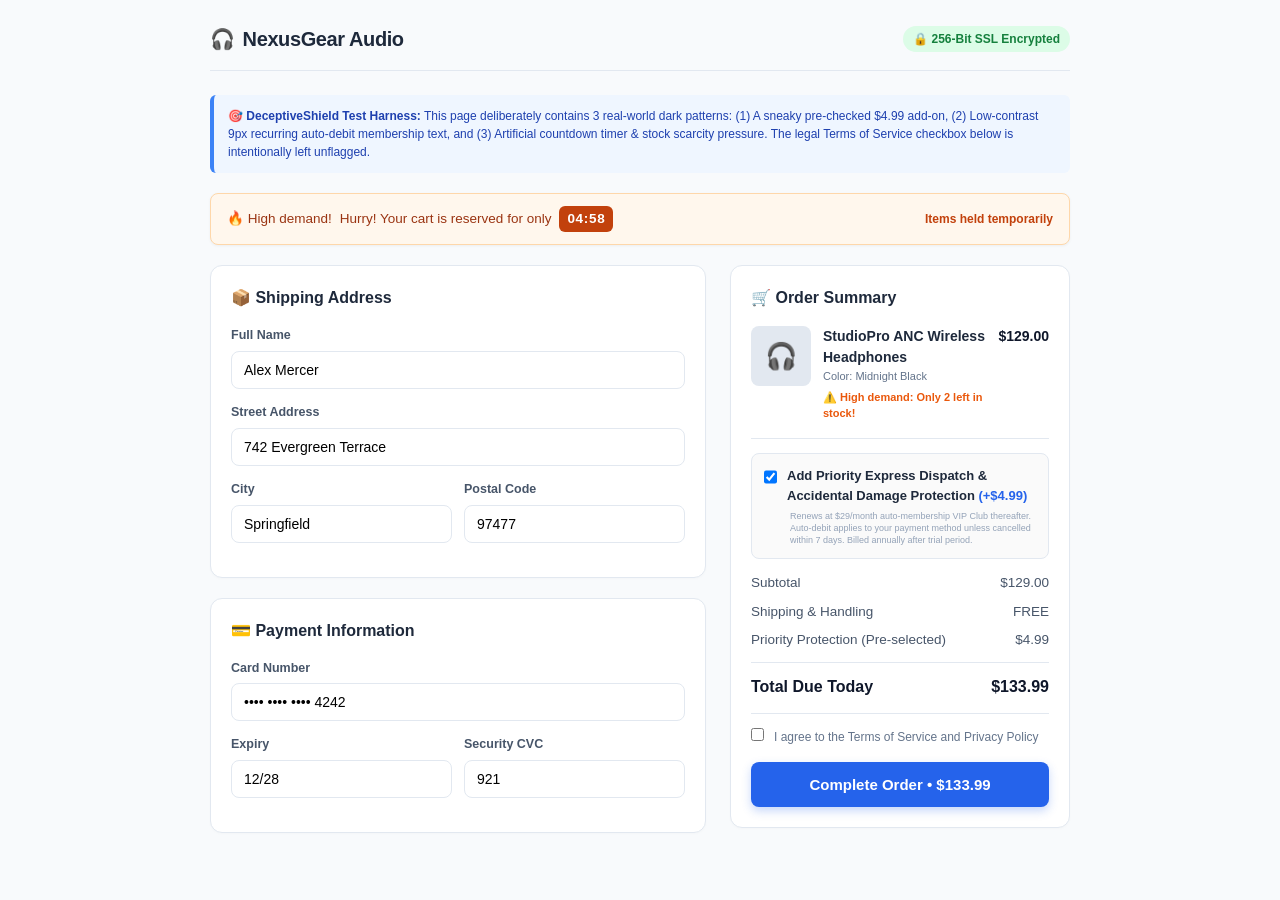
<file: public/dummy_checkout.html>
<!DOCTYPE html>
<html lang="en">
<head>
  <meta charset="UTF-8" />
  <meta name="viewport" content="width=device-width, initial-scale=1.0" />
  <title>NexusGear Audio • Secure Checkout</title>
  <style>
    :root {
      --primary: #2563eb;
      --primary-hover: #1d4ed8;
      --text-dark: #0f172a;
      --text-muted: #64748b;
      --border: #e2e8f0;
      --bg: #f8fafc;
      --card-bg: #ffffff;
    }

    * {
      box-sizing: border-box;
      margin: 0;
      padding: 0;
      font-family: -apple-system, BlinkMacSystemFont, "Segoe UI", Roboto, Helvetica, Arial, sans-serif;
    }

    body {
      background-color: var(--bg);
      color: var(--text-dark);
      padding: 24px 16px;
      line-height: 1.5;
    }

    .checkout-container {
      max-width: 860px;
      margin: 0 auto;
    }

    /* Urgency Banner */
    .urgency-banner {
      background: #fff7ed;
      border: 1px solid #fed7aa;
      border-radius: 8px;
      padding: 12px 16px;
      display: flex;
      align-items: center;
      justify-content: space-between;
      margin-bottom: 20px;
      box-shadow: 0 1px 3px rgba(0,0,0,0.05);
    }

    .urgency-text {
      display: flex;
      align-items: center;
      gap: 8px;
      font-size: 13.5px;
      color: #9a3412;
      font-weight: 500;
    }

    .timer-badge {
      background: #c2410c;
      color: #ffffff;
      padding: 3px 8px;
      border-radius: 6px;
      font-weight: 700;
      font-variant-numeric: tabular-nums;
      letter-spacing: 0.05em;
    }

    .header-nav {
      display: flex;
      align-items: center;
      justify-content: space-between;
      margin-bottom: 24px;
      padding-bottom: 16px;
      border-bottom: 1px solid var(--border);
    }

    .store-brand {
      display: flex;
      align-items: center;
      gap: 8px;
      font-size: 20px;
      font-weight: 800;
      letter-spacing: -0.02em;
      color: #1e293b;
    }

    .secure-badge {
      display: inline-flex;
      align-items: center;
      gap: 6px;
      font-size: 12px;
      font-weight: 600;
      color: #15803d;
      background: #dcfce7;
      padding: 4px 10px;
      border-radius: 9999px;
    }

    .layout-grid {
      display: grid;
      grid-template-columns: 1fr 340px;
      gap: 24px;
    }

    @media (max-width: 768px) {
      .layout-grid {
        grid-template-columns: 1fr;
      }
    }

    .card {
      background: var(--card-bg);
      border: 1px solid var(--border);
      border-radius: 12px;
      padding: 20px;
      margin-bottom: 20px;
      box-shadow: 0 1px 3px rgba(0,0,0,0.02);
    }

    .card-title {
      font-size: 16px;
      font-weight: 700;
      margin-bottom: 16px;
      color: #1e293b;
      display: flex;
      align-items: center;
      gap: 8px;
    }

    .form-group {
      margin-bottom: 14px;
    }

    .form-label {
      display: block;
      font-size: 12.5px;
      font-weight: 600;
      color: #475569;
      margin-bottom: 6px;
    }

    .form-input {
      width: 100%;
      padding: 10px 12px;
      border: 1px solid var(--border);
      border-radius: 8px;
      font-size: 14px;
      outline: none;
      transition: border-color 0.2s;
    }

    .form-input:focus {
      border-color: var(--primary);
    }

    .input-row {
      display: grid;
      grid-template-columns: 1fr 1fr;
      gap: 12px;
    }

    /* Order Summary Items */
    .cart-item {
      display: flex;
      gap: 12px;
      padding-bottom: 14px;
      border-bottom: 1px solid var(--border);
      margin-bottom: 14px;
    }

    .item-img {
      width: 60px;
      height: 60px;
      background: #e2e8f0;
      border-radius: 8px;
      display: flex;
      align-items: center;
      justify-content: center;
      font-size: 26px;
    }

    .item-details {
      flex: 1;
    }

    .item-name {
      font-size: 14px;
      font-weight: 600;
      color: #1e293b;
    }

    .item-sku {
      font-size: 11px;
      color: var(--text-muted);
    }

    .scarcity-tag {
      display: inline-block;
      font-size: 11px;
      font-weight: 600;
      color: #ea580c;
      margin-top: 4px;
    }

    .item-price {
      font-size: 14px;
      font-weight: 700;
      color: #0f172a;
    }

    /* Dark Pattern Checkbox Container */
    .sneaky-addon-box {
      background: #fafafa;
      border: 1px solid #e2e8f0;
      border-radius: 8px;
      padding: 12px;
      margin-bottom: 14px;
      transition: border 0.2s;
    }

    .checkbox-label {
      display: flex;
      align-items: flex-start;
      gap: 10px;
      cursor: pointer;
      font-size: 13px;
      font-weight: 500;
      color: #1e293b;
    }

    .checkbox-label input[type="checkbox"] {
      margin-top: 3px;
      width: 16px;
      height: 16px;
      cursor: pointer;
    }

    /* Deceptive Hidden Recurring Fine Print */
    .deceptive-fine-print {
      font-size: 9px !important;
      color: #94a3b8 !important; /* Low contrast intentionally deceptive style */
      margin-top: 6px;
      line-height: 1.3;
      padding-left: 26px;
    }

    /* Legal Terms Container */
    .terms-box {
      margin-top: 14px;
      padding-top: 14px;
      border-top: 1px solid var(--border);
    }

    .terms-label {
      display: flex;
      align-items: flex-start;
      gap: 10px;
      font-size: 12px;
      color: var(--text-muted);
      cursor: pointer;
    }

    .price-row {
      display: flex;
      justify-content: space-between;
      font-size: 13.5px;
      margin-bottom: 8px;
      color: #475569;
    }

    .price-row.total {
      font-size: 16px;
      font-weight: 800;
      color: #0f172a;
      border-top: 1px solid var(--border);
      padding-top: 12px;
      margin-top: 12px;
    }

    .btn-checkout {
      width: 100%;
      background: var(--primary);
      color: #ffffff;
      border: none;
      border-radius: 8px;
      padding: 14px;
      font-size: 15px;
      font-weight: 700;
      cursor: pointer;
      margin-top: 16px;
      box-shadow: 0 4px 10px rgba(37, 99, 235, 0.25);
      transition: background 0.2s;
    }

    .btn-checkout:hover {
      background: var(--primary-hover);
    }

    .demo-callout {
      background: #eff6ff;
      border-left: 4px solid #3b82f6;
      padding: 12px 14px;
      border-radius: 6px;
      margin-bottom: 20px;
      font-size: 12px;
      color: #1e40af;
      line-height: 1.5;
    }
  </style>
</head>
<body>
  <div class="checkout-container">
    <!-- Header -->
    <header class="header-nav">
      <div class="store-brand">
        <span>🎧</span> NexusGear Audio
      </div>
      <div class="secure-badge">
        🔒 256-Bit SSL Encrypted
      </div>
    </header>

    <!-- Demo Inspection Info -->
    <div class="demo-callout">
      <strong>🎯 DeceptiveShield Test Harness:</strong> This page deliberately contains 3 real-world dark patterns: 
      (1) A sneaky pre-checked $4.99 add-on, (2) Low-contrast 9px recurring auto-debit membership text, and (3) Artificial countdown timer & stock scarcity pressure. 
      The legal Terms of Service checkbox below is intentionally left unflagged.
    </div>

    <!-- Trap #1: Fake Urgency Banner & Countdown Timer -->
    <div class="urgency-banner" id="urgency-cart-banner">
      <div class="urgency-text">
        <span>🔥 High demand!</span>
        <span>Hurry! Your cart is reserved for only</span>
        <span class="timer-badge" id="checkout-timer">04:59</span>
      </div>
      <div style="font-size: 12px; color: #c2410c; font-weight: 600;">
        Items held temporarily
      </div>
    </div>

    <div class="layout-grid">
      <!-- Left Column: Checkout Inputs -->
      <div class="main-checkout">
        <!-- Shipping Details -->
        <div class="card">
          <h2 class="card-title">📦 Shipping Address</h2>
          <div class="form-group">
            <label class="form-label">Full Name</label>
            <input type="text" class="form-input" value="Alex Mercer" />
          </div>
          <div class="form-group">
            <label class="form-label">Street Address</label>
            <input type="text" class="form-input" value="742 Evergreen Terrace" />
          </div>
          <div class="input-row">
            <div class="form-group">
              <label class="form-label">City</label>
              <input type="text" class="form-input" value="Springfield" />
            </div>
            <div class="form-group">
              <label class="form-label">Postal Code</label>
              <input type="text" class="form-input" value="97477" />
            </div>
          </div>
        </div>

        <!-- Payment Details -->
        <div class="card">
          <h2 class="card-title">💳 Payment Information</h2>
          <div class="form-group">
            <label class="form-label">Card Number</label>
            <input type="text" class="form-input" value="•••• •••• •••• 4242" />
          </div>
          <div class="input-row">
            <div class="form-group">
              <label class="form-label">Expiry</label>
              <input type="text" class="form-input" value="12/28" />
            </div>
            <div class="form-group">
              <label class="form-label">Security CVC</label>
              <input type="text" class="form-input" value="921" />
            </div>
          </div>
        </div>
      </div>

      <!-- Right Column: Cart & Deceptive Add-ons -->
      <div class="sidebar-checkout">
        <div class="card">
          <h2 class="card-title">🛒 Order Summary</h2>

          <!-- Cart Item with Artificial Scarcity -->
          <div class="cart-item">
            <div class="item-img">🎧</div>
            <div class="item-details">
              <div class="item-name">StudioPro ANC Wireless Headphones</div>
              <div class="item-sku">Color: Midnight Black</div>
              <div class="scarcity-tag">⚠️ High demand: Only 2 left in stock!</div>
            </div>
            <div class="item-price">$129.00</div>
          </div>

          <!-- Trap #2 & #3: Pre-checked Sneak-into-Basket Checkbox & Low-Contrast 9px Recurring Fine Print -->
          <div class="sneaky-addon-box">
            <label class="checkbox-label" for="express-protection-addon">
              <!-- Intentionally PRE-CHECKED by default -->
              <input type="checkbox" id="express-protection-addon" checked />
              <span>
                <strong>Add Priority Express Dispatch & Accidental Damage Protection</strong>
                <span style="color: #2563eb; font-weight: 700;">(+$4.99)</span>
              </span>
            </label>

            <!-- Deceptive 9px low-contrast recurring auto-debit fine print -->
            <p class="deceptive-fine-print">
              Renews at $29/month auto-membership VIP Club thereafter. Auto-debit applies to your payment method unless cancelled within 7 days. Billed annually after trial period.
            </p>
          </div>

          <!-- Price Calculations -->
          <div class="price-row">
            <span>Subtotal</span>
            <span>$129.00</span>
          </div>
          <div class="price-row">
            <span>Shipping & Handling</span>
            <span>FREE</span>
          </div>
          <div class="price-row" id="addon-price-line">
            <span>Priority Protection (Pre-selected)</span>
            <span>$4.99</span>
          </div>
          <div class="price-row total">
            <span>Total Due Today</span>
            <span id="grand-total">$133.99</span>
          </div>

          <!-- Legitimate Non-Deceptive Terms of Service (Must NOT be flagged) -->
          <div class="terms-box">
            <label class="terms-label" for="agree-terms-checkbox">
              <input type="checkbox" id="agree-terms-checkbox" />
              <span>I agree to the Terms of Service and Privacy Policy</span>
            </label>
          </div>

          <button type="button" class="btn-checkout" onclick="alert('Order placed! (Demo test)')">
            Complete Order • $133.99
          </button>
        </div>
      </div>
    </div>
  </div>

  <!-- Countdown Timer Dynamic Simulation -->
  <script>
    (function () {
      let secondsRemaining = 299; // 4 minutes 59 seconds
      const timerEl = document.getElementById('checkout-timer');

      function updateTimer() {
        if (!timerEl) return;
        const mins = Math.floor(secondsRemaining / 60);
        const secs = secondsRemaining % 60;
        timerEl.textContent = 
          String(mins).padStart(2, '0') + ':' + String(secs).padStart(2, '0');
        
        if (secondsRemaining > 0) {
          secondsRemaining--;
        } else {
          secondsRemaining = 299; // Loop for testing
        }
      }

      setInterval(updateTimer, 1000);
      updateTimer();
    })();
  </script>
</body>
</html>
</file>
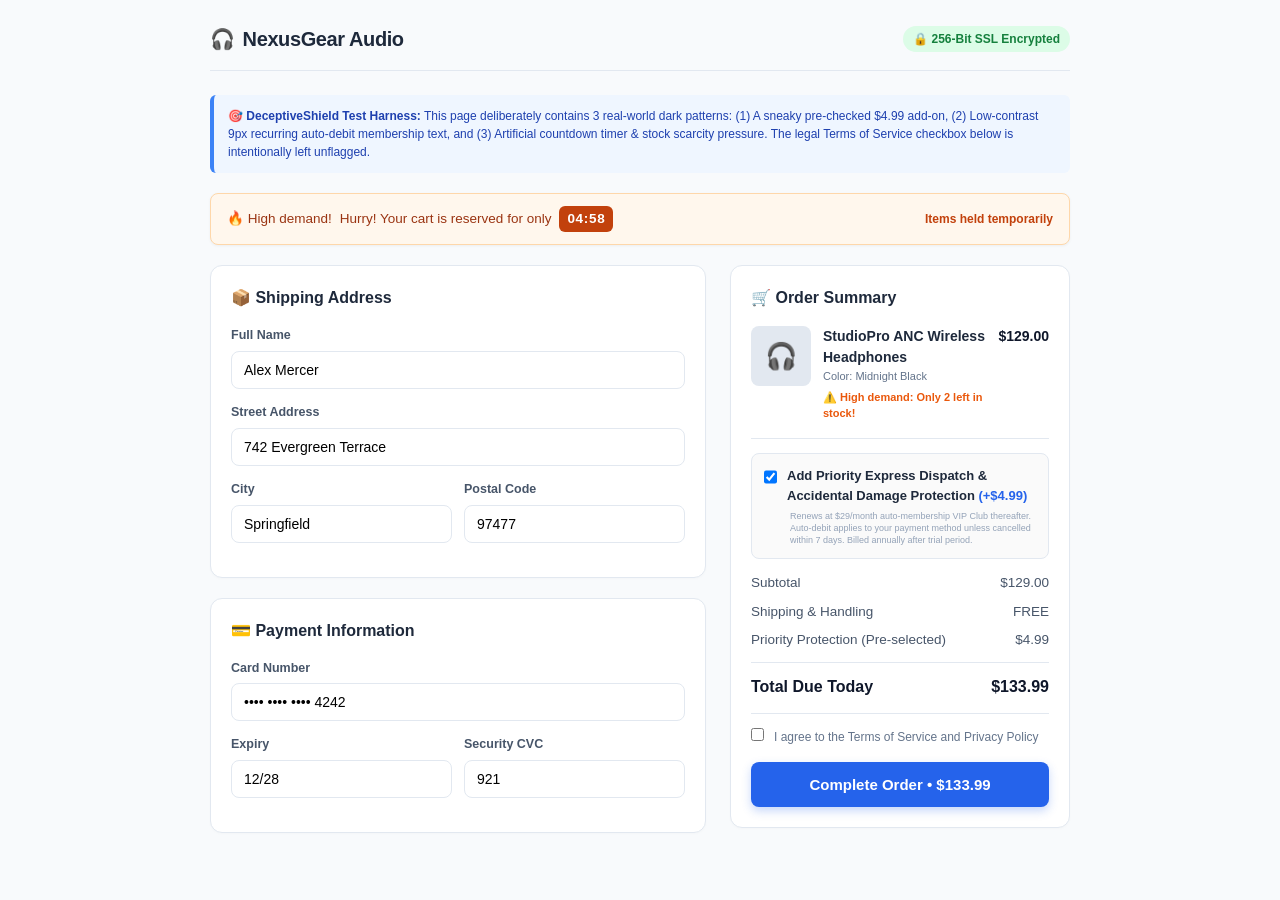
<file: public/extension/dummy_checkout.html>
<!DOCTYPE html>
<html lang="en">
<head>
  <meta charset="UTF-8" />
  <meta name="viewport" content="width=device-width, initial-scale=1.0" />
  <title>NexusGear Audio • Secure Checkout</title>
  <style>
    :root {
      --primary: #2563eb;
      --primary-hover: #1d4ed8;
      --text-dark: #0f172a;
      --text-muted: #64748b;
      --border: #e2e8f0;
      --bg: #f8fafc;
      --card-bg: #ffffff;
    }

    * {
      box-sizing: border-box;
      margin: 0;
      padding: 0;
      font-family: -apple-system, BlinkMacSystemFont, "Segoe UI", Roboto, Helvetica, Arial, sans-serif;
    }

    body {
      background-color: var(--bg);
      color: var(--text-dark);
      padding: 24px 16px;
      line-height: 1.5;
    }

    .checkout-container {
      max-width: 860px;
      margin: 0 auto;
    }

    /* Urgency Banner */
    .urgency-banner {
      background: #fff7ed;
      border: 1px solid #fed7aa;
      border-radius: 8px;
      padding: 12px 16px;
      display: flex;
      align-items: center;
      justify-content: space-between;
      margin-bottom: 20px;
      box-shadow: 0 1px 3px rgba(0,0,0,0.05);
    }

    .urgency-text {
      display: flex;
      align-items: center;
      gap: 8px;
      font-size: 13.5px;
      color: #9a3412;
      font-weight: 500;
    }

    .timer-badge {
      background: #c2410c;
      color: #ffffff;
      padding: 3px 8px;
      border-radius: 6px;
      font-weight: 700;
      font-variant-numeric: tabular-nums;
      letter-spacing: 0.05em;
    }

    .header-nav {
      display: flex;
      align-items: center;
      justify-content: space-between;
      margin-bottom: 24px;
      padding-bottom: 16px;
      border-bottom: 1px solid var(--border);
    }

    .store-brand {
      display: flex;
      align-items: center;
      gap: 8px;
      font-size: 20px;
      font-weight: 800;
      letter-spacing: -0.02em;
      color: #1e293b;
    }

    .secure-badge {
      display: inline-flex;
      align-items: center;
      gap: 6px;
      font-size: 12px;
      font-weight: 600;
      color: #15803d;
      background: #dcfce7;
      padding: 4px 10px;
      border-radius: 9999px;
    }

    .layout-grid {
      display: grid;
      grid-template-columns: 1fr 340px;
      gap: 24px;
    }

    @media (max-width: 768px) {
      .layout-grid {
        grid-template-columns: 1fr;
      }
    }

    .card {
      background: var(--card-bg);
      border: 1px solid var(--border);
      border-radius: 12px;
      padding: 20px;
      margin-bottom: 20px;
      box-shadow: 0 1px 3px rgba(0,0,0,0.02);
    }

    .card-title {
      font-size: 16px;
      font-weight: 700;
      margin-bottom: 16px;
      color: #1e293b;
      display: flex;
      align-items: center;
      gap: 8px;
    }

    .form-group {
      margin-bottom: 14px;
    }

    .form-label {
      display: block;
      font-size: 12.5px;
      font-weight: 600;
      color: #475569;
      margin-bottom: 6px;
    }

    .form-input {
      width: 100%;
      padding: 10px 12px;
      border: 1px solid var(--border);
      border-radius: 8px;
      font-size: 14px;
      outline: none;
      transition: border-color 0.2s;
    }

    .form-input:focus {
      border-color: var(--primary);
    }

    .input-row {
      display: grid;
      grid-template-columns: 1fr 1fr;
      gap: 12px;
    }

    /* Order Summary Items */
    .cart-item {
      display: flex;
      gap: 12px;
      padding-bottom: 14px;
      border-bottom: 1px solid var(--border);
      margin-bottom: 14px;
    }

    .item-img {
      width: 60px;
      height: 60px;
      background: #e2e8f0;
      border-radius: 8px;
      display: flex;
      align-items: center;
      justify-content: center;
      font-size: 26px;
    }

    .item-details {
      flex: 1;
    }

    .item-name {
      font-size: 14px;
      font-weight: 600;
      color: #1e293b;
    }

    .item-sku {
      font-size: 11px;
      color: var(--text-muted);
    }

    .scarcity-tag {
      display: inline-block;
      font-size: 11px;
      font-weight: 600;
      color: #ea580c;
      margin-top: 4px;
    }

    .item-price {
      font-size: 14px;
      font-weight: 700;
      color: #0f172a;
    }

    /* Dark Pattern Checkbox Container */
    .sneaky-addon-box {
      background: #fafafa;
      border: 1px solid #e2e8f0;
      border-radius: 8px;
      padding: 12px;
      margin-bottom: 14px;
      transition: border 0.2s;
    }

    .checkbox-label {
      display: flex;
      align-items: flex-start;
      gap: 10px;
      cursor: pointer;
      font-size: 13px;
      font-weight: 500;
      color: #1e293b;
    }

    .checkbox-label input[type="checkbox"] {
      margin-top: 3px;
      width: 16px;
      height: 16px;
      cursor: pointer;
    }

    /* Deceptive Hidden Recurring Fine Print */
    .deceptive-fine-print {
      font-size: 9px !important;
      color: #94a3b8 !important; /* Low contrast intentionally deceptive style */
      margin-top: 6px;
      line-height: 1.3;
      padding-left: 26px;
    }

    /* Legal Terms Container */
    .terms-box {
      margin-top: 14px;
      padding-top: 14px;
      border-top: 1px solid var(--border);
    }

    .terms-label {
      display: flex;
      align-items: flex-start;
      gap: 10px;
      font-size: 12px;
      color: var(--text-muted);
      cursor: pointer;
    }

    .price-row {
      display: flex;
      justify-content: space-between;
      font-size: 13.5px;
      margin-bottom: 8px;
      color: #475569;
    }

    .price-row.total {
      font-size: 16px;
      font-weight: 800;
      color: #0f172a;
      border-top: 1px solid var(--border);
      padding-top: 12px;
      margin-top: 12px;
    }

    .btn-checkout {
      width: 100%;
      background: var(--primary);
      color: #ffffff;
      border: none;
      border-radius: 8px;
      padding: 14px;
      font-size: 15px;
      font-weight: 700;
      cursor: pointer;
      margin-top: 16px;
      box-shadow: 0 4px 10px rgba(37, 99, 235, 0.25);
      transition: background 0.2s;
    }

    .btn-checkout:hover {
      background: var(--primary-hover);
    }

    .demo-callout {
      background: #eff6ff;
      border-left: 4px solid #3b82f6;
      padding: 12px 14px;
      border-radius: 6px;
      margin-bottom: 20px;
      font-size: 12px;
      color: #1e40af;
      line-height: 1.5;
    }
  </style>
</head>
<body>
  <div class="checkout-container">
    <!-- Header -->
    <header class="header-nav">
      <div class="store-brand">
        <span>🎧</span> NexusGear Audio
      </div>
      <div class="secure-badge">
        🔒 256-Bit SSL Encrypted
      </div>
    </header>

    <!-- Demo Inspection Info -->
    <div class="demo-callout">
      <strong>🎯 DeceptiveShield Test Harness:</strong> This page deliberately contains 3 real-world dark patterns: 
      (1) A sneaky pre-checked $4.99 add-on, (2) Low-contrast 9px recurring auto-debit membership text, and (3) Artificial countdown timer & stock scarcity pressure. 
      The legal Terms of Service checkbox below is intentionally left unflagged.
    </div>

    <!-- Trap #1: Fake Urgency Banner & Countdown Timer -->
    <div class="urgency-banner" id="urgency-cart-banner">
      <div class="urgency-text">
        <span>🔥 High demand!</span>
        <span>Hurry! Your cart is reserved for only</span>
        <span class="timer-badge" id="checkout-timer">04:59</span>
      </div>
      <div style="font-size: 12px; color: #c2410c; font-weight: 600;">
        Items held temporarily
      </div>
    </div>

    <div class="layout-grid">
      <!-- Left Column: Checkout Inputs -->
      <div class="main-checkout">
        <!-- Shipping Address -->
        <div class="card">
          <h2 class="card-title">📦 Shipping Address</h2>
          <div class="form-group">
            <label class="form-label">Full Name</label>
            <input type="text" class="form-input" value="Alex Mercer" />
          </div>
          <div class="form-group">
            <label class="form-label">Street Address</label>
            <input type="text" class="form-input" value="742 Evergreen Terrace" />
          </div>
          <div class="input-row">
            <div class="form-group">
              <label class="form-label">City</label>
              <input type="text" class="form-input" value="Springfield" />
            </div>
            <div class="form-group">
              <label class="form-label">Postal Code</label>
              <input type="text" class="form-input" value="97477" />
            </div>
          </div>
        </div>

        <!-- Payment Details -->
        <div class="card">
          <h2 class="card-title">💳 Payment Information</h2>
          <div class="form-group">
            <label class="form-label">Card Number</label>
            <input type="text" class="form-input" value="•••• •••• •••• 4242" />
          </div>
          <div class="input-row">
            <div class="form-group">
              <label class="form-label">Expiry</label>
              <input type="text" class="form-input" value="12/28" />
            </div>
            <div class="form-group">
              <label class="form-label">Security CVC</label>
              <input type="text" class="form-input" value="921" />
            </div>
          </div>
        </div>
      </div>

      <!-- Right Column: Cart & Deceptive Add-ons -->
      <div class="sidebar-checkout">
        <div class="card">
          <h2 class="card-title">🛒 Order Summary</h2>

          <!-- Cart Item with Artificial Scarcity -->
          <div class="cart-item">
            <div class="item-img">🎧</div>
            <div class="item-details">
              <div class="item-name">StudioPro ANC Wireless Headphones</div>
              <div class="item-sku">Color: Midnight Black</div>
              <div class="scarcity-tag">⚠️ High demand: Only 2 left in stock!</div>
            </div>
            <div class="item-price">$129.00</div>
          </div>

          <!-- Trap #2 & #3: Pre-checked Sneak-into-Basket Checkbox & Low-Contrast 9px Recurring Fine Print -->
          <div class="sneaky-addon-box">
            <label class="checkbox-label" for="express-protection-addon">
              <!-- Intentionally PRE-CHECKED by default -->
              <input type="checkbox" id="express-protection-addon" checked />
              <span>
                <strong>Add Priority Express Dispatch & Accidental Damage Protection</strong>
                <span style="color: #2563eb; font-weight: 700;">(+$4.99)</span>
              </span>
            </label>

            <!-- Deceptive 9px low-contrast recurring auto-debit fine print -->
            <p class="deceptive-fine-print">
              Renews at $29/month auto-membership VIP Club thereafter. Auto-debit applies to your payment method unless cancelled within 7 days. Billed annually after trial period.
            </p>
          </div>

          <!-- Price Calculations -->
          <div class="price-row">
            <span>Subtotal</span>
            <span>$129.00</span>
          </div>
          <div class="price-row">
            <span>Shipping & Handling</span>
            <span>FREE</span>
          </div>
          <div class="price-row" id="addon-price-line">
            <span>Priority Protection (Pre-selected)</span>
            <span>$4.99</span>
          </div>
          <div class="price-row total">
            <span>Total Due Today</span>
            <span id="grand-total">$133.99</span>
          </div>

          <!-- Legitimate Non-Deceptive Terms of Service (Must NOT be flagged) -->
          <div class="terms-box">
            <label class="terms-label" for="agree-terms-checkbox">
              <input type="checkbox" id="agree-terms-checkbox" />
              <span>I agree to the Terms of Service and Privacy Policy</span>
            </label>
          </div>

          <button type="button" class="btn-checkout" onclick="alert('Order placed! (Demo test)')">
            Complete Order • $133.99
          </button>
        </div>
      </div>
    </div>
  </div>

  <!-- Countdown Timer Dynamic Simulation -->
  <script>
    (function () {
      let secondsRemaining = 299;
      const timerEl = document.getElementById('checkout-timer');

      function updateTimer() {
        if (!timerEl) return;
        const mins = Math.floor(secondsRemaining / 60);
        const secs = secondsRemaining % 60;
        timerEl.textContent = 
          String(mins).padStart(2, '0') + ':' + String(secs).padStart(2, '0');
        
        if (secondsRemaining > 0) {
          secondsRemaining--;
        } else {
          secondsRemaining = 299;
        }
      }

      setInterval(updateTimer, 1000);
      updateTimer();
    })();
  </script>
</body>
</html>
</file>
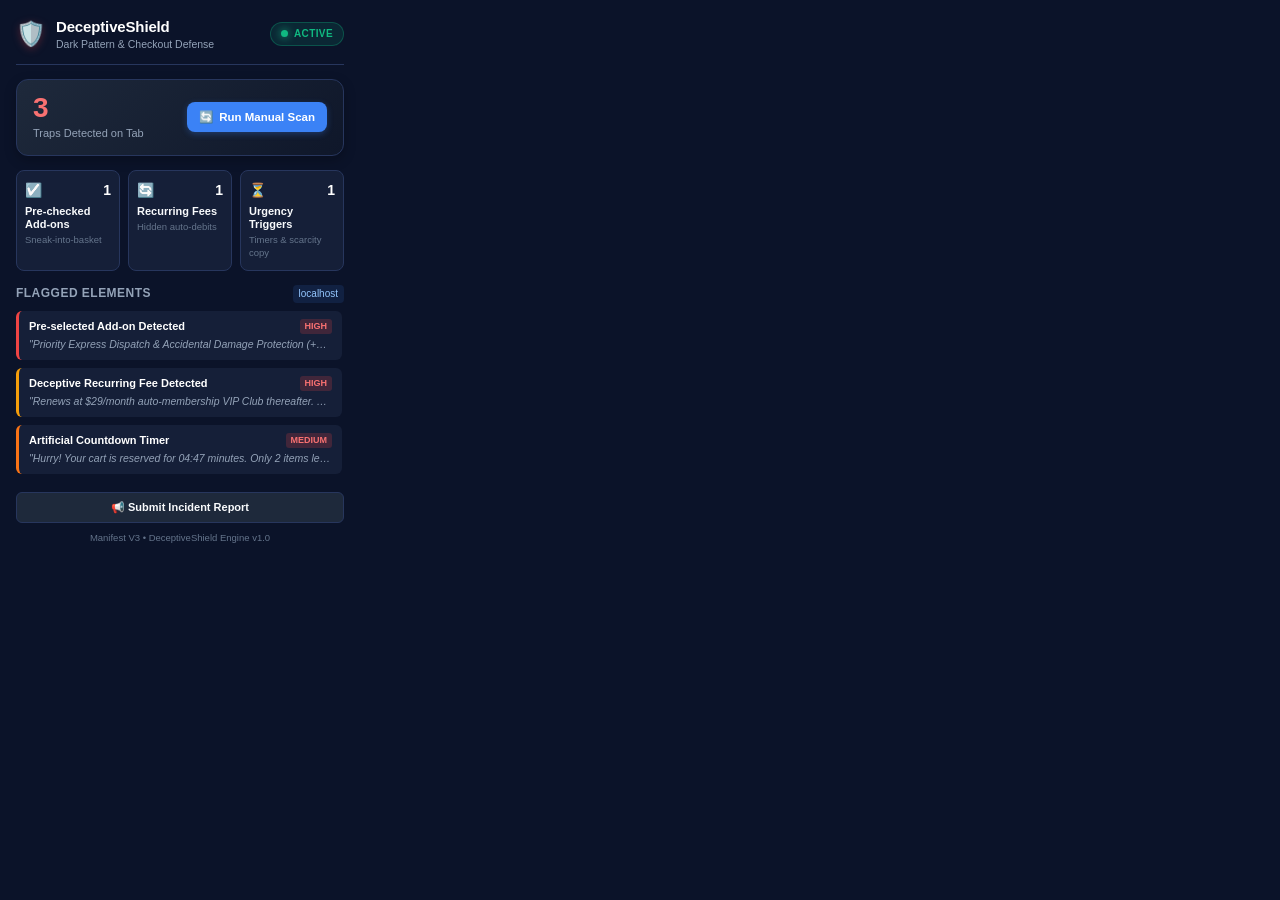
<file: public/extension/popup.html>
<!DOCTYPE html>
<html lang="en">
<head>
  <meta charset="UTF-8" />
  <meta name="viewport" content="width=device-width, initial-scale=1.0" />
  <title>DeceptiveShield</title>
  <link rel="stylesheet" href="popup.css" />
</head>
<body>
  <div class="popup-container">
    <!-- Header -->
    <header class="header">
      <div class="brand">
        <div class="logo-icon">🛡️</div>
        <div class="brand-text">
          <h1 class="brand-title">DeceptiveShield</h1>
          <p class="brand-subtitle">Dark Pattern & Checkout Defense</p>
        </div>
      </div>
      <div class="status-pill" id="protection-status">
        <span class="status-dot"></span>
        <span class="status-label">ACTIVE</span>
      </div>
    </header>

    <!-- Summary Hero Card -->
    <section class="hero-card">
      <div class="hero-metric">
        <span class="metric-number" id="total-issues">0</span>
        <span class="metric-label">Traps Detected on Tab</span>
      </div>
      <button type="button" class="btn-scan" id="btn-scan">
        <span class="scan-icon" id="scan-icon">🔄</span>
        <span id="scan-btn-text">Run Manual Scan</span>
      </button>
    </section>

    <!-- Categories Grid -->
    <section class="categories-grid">
      <div class="category-card" id="card-addons">
        <div class="category-header">
          <span class="category-icon">☑️</span>
          <span class="category-count" id="count-addons">0</span>
        </div>
        <div class="category-name">Pre-checked Add-ons</div>
        <div class="category-sub">Sneak-into-basket</div>
      </div>

      <div class="category-card" id="card-recurring">
        <div class="category-header">
          <span class="category-icon">🔄</span>
          <span class="category-count" id="count-recurring">0</span>
        </div>
        <div class="category-name">Recurring Fees</div>
        <div class="category-sub">Hidden auto-debits</div>
      </div>

      <div class="category-card" id="card-urgency">
        <div class="category-header">
          <span class="category-icon">⏳</span>
          <span class="category-count" id="count-urgency">0</span>
        </div>
        <div class="category-name">Urgency Triggers</div>
        <div class="category-sub">Timers & scarcity copy</div>
      </div>
    </section>

    <!-- Issues List Section -->
    <section class="issues-section">
      <div class="section-title-row">
        <h2 class="section-title">Flagged Elements</h2>
        <span class="badge-tab-url" id="tab-domain" title="Active URL">active-tab</span>
      </div>

      <div class="issues-list" id="issues-list">
        <!-- Injected via popup.js -->
        <div class="empty-state" id="empty-state">
          <span class="empty-icon">✅</span>
          <p class="empty-text">No deceptive traps flagged on this tab yet.</p>
        </div>
      </div>
    </section>

    <!-- Footer Action -->
    <footer class="footer">
      <button type="button" class="btn-report-all" id="btn-report-all">
        📢 Submit Incident Report
      </button>
      <div class="version-tag">Manifest V3 • DeceptiveShield Engine v1.0</div>
    </footer>
  </div>

  <script src="popup.js"></script>
</body>
</html>
</file>
<file: public/extension/popup.css>
/* DeceptiveShield - Popup Stylesheet (Manifest V3) */

:root {
  --bg-main: #0b1329;
  --bg-card: #151f38;
  --bg-subtle: #1c294a;
  --border-color: #27365d;
  --text-primary: #f8fafc;
  --text-secondary: #94a3b8;
  --text-muted: #64748b;
  --accent-red: #ef4444;
  --accent-amber: #f59e0b;
  --accent-green: #10b981;
  --accent-blue: #3b82f6;
}

* {
  box-sizing: border-box;
  margin: 0;
  padding: 0;
}

body {
  width: 360px;
  min-height: 480px;
  background-color: var(--bg-main);
  color: var(--text-primary);
  font-family: -apple-system, BlinkMacSystemFont, "Segoe UI", Roboto, Oxygen, Ubuntu, Cantarell, sans-serif;
  font-size: 13px;
  line-height: 1.4;
  -webkit-font-smoothing: antialiased;
}

.popup-container {
  display: flex;
  flex-direction: column;
  padding: 16px;
  gap: 14px;
}

/* Header */
.header {
  display: flex;
  align-items: center;
  justify-content: space-between;
  padding-bottom: 12px;
  border-bottom: 1px solid var(--border-color);
}

.brand {
  display: flex;
  align-items: center;
  gap: 10px;
}

.logo-icon {
  font-size: 24px;
  filter: drop-shadow(0 2px 4px rgba(239, 68, 68, 0.3));
}

.brand-title {
  font-size: 15px;
  font-weight: 700;
  letter-spacing: -0.01em;
  color: #ffffff;
}

.brand-subtitle {
  font-size: 10.5px;
  color: var(--text-secondary);
}

.status-pill {
  display: flex;
  align-items: center;
  gap: 6px;
  padding: 4px 10px;
  border-radius: 9999px;
  background: rgba(16, 185, 129, 0.12);
  border: 1px solid rgba(16, 185, 129, 0.3);
}

.status-dot {
  width: 7px;
  height: 7px;
  border-radius: 50%;
  background-color: var(--accent-green);
  box-shadow: 0 0 8px var(--accent-green);
  animation: pulseDot 2s infinite ease-in-out;
}

.status-label {
  font-size: 10px;
  font-weight: 700;
  letter-spacing: 0.04em;
  color: var(--accent-green);
}

/* Hero Metric Card */
.hero-card {
  display: flex;
  align-items: center;
  justify-content: space-between;
  background: linear-gradient(135deg, #1e293b 0%, #0f172a 100%);
  border: 1px solid var(--border-color);
  border-radius: 12px;
  padding: 14px 16px;
  box-shadow: 0 4px 12px rgba(0, 0, 0, 0.25);
}

.hero-metric {
  display: flex;
  flex-direction: column;
}

.metric-number {
  font-size: 28px;
  font-weight: 800;
  line-height: 1;
  color: #f87171;
  font-variant-numeric: tabular-nums;
}

.metric-label {
  font-size: 11px;
  color: var(--text-secondary);
  margin-top: 4px;
}

.btn-scan {
  display: inline-flex;
  align-items: center;
  gap: 6px;
  background-color: var(--accent-blue);
  color: #ffffff;
  border: none;
  border-radius: 8px;
  padding: 8px 12px;
  font-size: 11.5px;
  font-weight: 600;
  cursor: pointer;
  transition: all 0.2s ease;
  box-shadow: 0 2px 6px rgba(59, 130, 246, 0.3);
}

.btn-scan:hover {
  background-color: #2563eb;
  transform: translateY(-1px);
}

.btn-scan:active {
  transform: translateY(0);
}

.scan-icon.spinning {
  animation: spin 0.8s linear infinite;
}

/* Categories Grid */
.categories-grid {
  display: grid;
  grid-template-columns: repeat(3, 1fr);
  gap: 8px;
}

.category-card {
  background-color: var(--bg-card);
  border: 1px solid var(--border-color);
  border-radius: 8px;
  padding: 10px 8px;
  text-align: left;
  transition: border-color 0.2s;
}

.category-card:hover {
  border-color: #3b82f6;
}

.category-header {
  display: flex;
  align-items: center;
  justify-content: space-between;
  margin-bottom: 4px;
}

.category-icon {
  font-size: 14px;
}

.category-count {
  font-size: 14px;
  font-weight: 700;
  color: #ffffff;
  font-variant-numeric: tabular-nums;
}

.category-name {
  font-size: 11px;
  font-weight: 600;
  color: var(--text-primary);
  line-height: 1.2;
}

.category-sub {
  font-size: 9.5px;
  color: var(--text-muted);
  margin-top: 2px;
}

/* Flagged Issues List */
.issues-section {
  display: flex;
  flex-direction: column;
  gap: 8px;
}

.section-title-row {
  display: flex;
  align-items: center;
  justify-content: space-between;
}

.section-title {
  font-size: 12px;
  font-weight: 700;
  text-transform: uppercase;
  letter-spacing: 0.04em;
  color: var(--text-secondary);
}

.badge-tab-url {
  font-size: 10px;
  color: #93c5fd;
  background: rgba(59, 130, 246, 0.12);
  padding: 2px 6px;
  border-radius: 4px;
  max-width: 150px;
  white-space: nowrap;
  overflow: hidden;
  text-overflow: ellipsis;
}

.issues-list {
  max-height: 180px;
  overflow-y: auto;
  display: flex;
  flex-direction: column;
  gap: 8px;
  padding-right: 2px;
}

.issues-list::-webkit-scrollbar {
  width: 4px;
}

.issues-list::-webkit-scrollbar-thumb {
  background: var(--border-color);
  border-radius: 4px;
}

.issue-item {
  background-color: var(--bg-card);
  border-left: 3px solid var(--accent-red);
  border-radius: 6px;
  padding: 8px 10px;
  display: flex;
  flex-direction: column;
  gap: 3px;
}

.issue-item.recurring {
  border-left-color: var(--accent-amber);
}

.issue-item.urgency {
  border-left-color: #f97316;
}

.issue-header {
  display: flex;
  align-items: center;
  justify-content: space-between;
}

.issue-type {
  font-size: 11px;
  font-weight: 700;
  color: #ffffff;
}

.issue-severity {
  font-size: 9px;
  text-transform: uppercase;
  font-weight: 700;
  padding: 1px 5px;
  border-radius: 3px;
  background: rgba(239, 68, 68, 0.2);
  color: #f87171;
}

.issue-snippet {
  font-size: 10.5px;
  color: var(--text-secondary);
  font-style: italic;
  white-space: nowrap;
  overflow: hidden;
  text-overflow: ellipsis;
}

.empty-state {
  display: flex;
  flex-direction: column;
  align-items: center;
  justify-content: center;
  padding: 24px 12px;
  text-align: center;
  background: rgba(21, 31, 56, 0.4);
  border: 1px dashed var(--border-color);
  border-radius: 8px;
}

.empty-icon {
  font-size: 24px;
  margin-bottom: 6px;
}

.empty-text {
  font-size: 11.5px;
  color: var(--text-secondary);
}

/* Footer */
.footer {
  display: flex;
  flex-direction: column;
  gap: 8px;
  margin-top: 4px;
}

.btn-report-all {
  width: 100%;
  background: #1e293b;
  border: 1px solid var(--border-color);
  color: var(--text-primary);
  border-radius: 6px;
  padding: 8px;
  font-size: 11px;
  font-weight: 600;
  cursor: pointer;
  transition: all 0.2s;
}

.btn-report-all:hover {
  background: #334155;
}

.version-tag {
  font-size: 9.5px;
  color: var(--text-muted);
  text-align: center;
}

/* Animations */
@keyframes spin {
  from { transform: rotate(0deg); }
  to { transform: rotate(360deg); }
}

@keyframes pulseDot {
  0%, 100% { opacity: 1; }
  50% { opacity: 0.4; }
}
</file>
